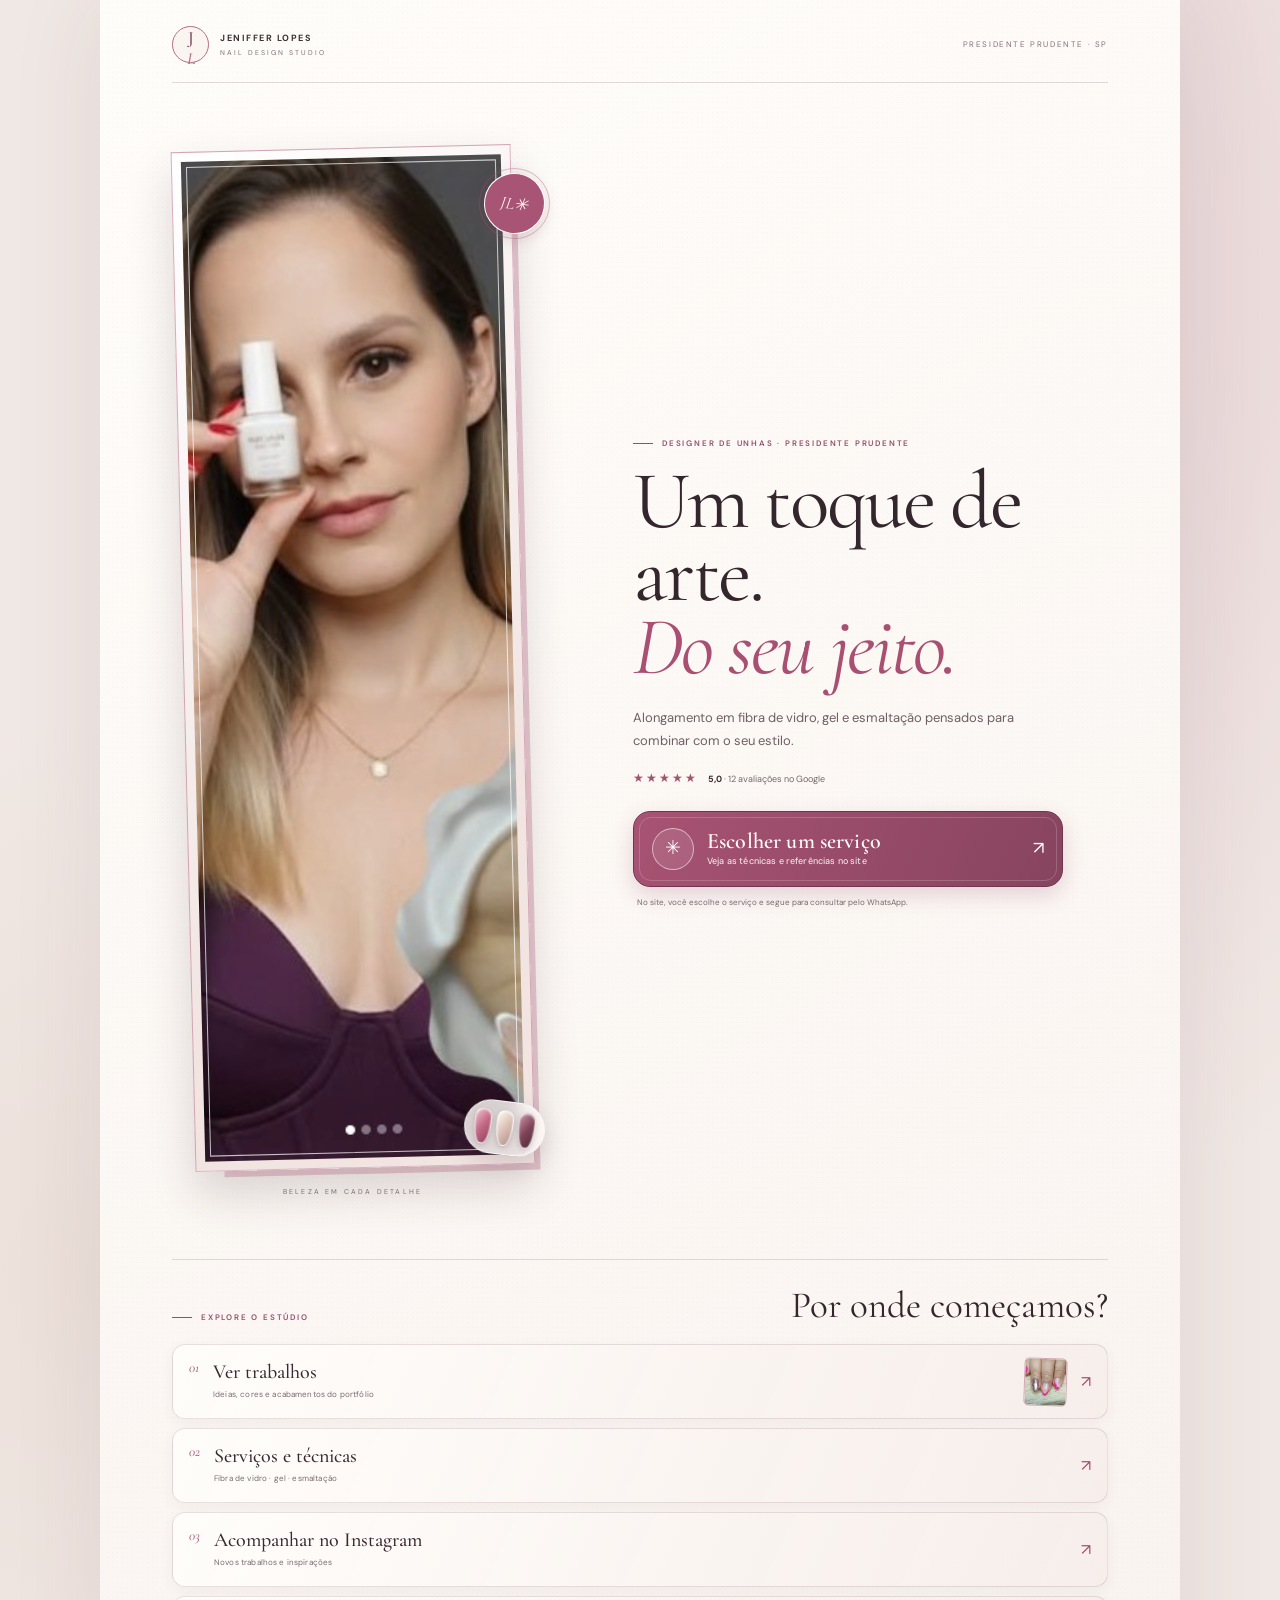
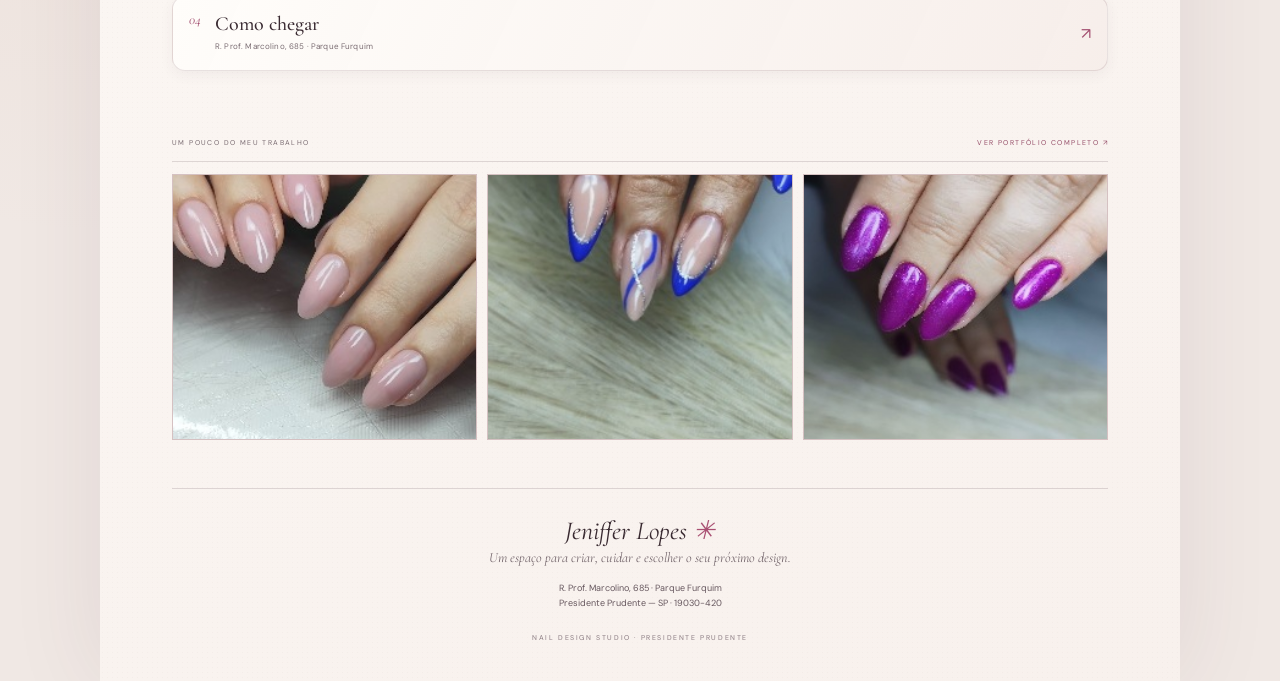
<file: bio.html>
<!doctype html>
<html lang="pt-BR">
<head>
  <meta charset="utf-8">
  <meta name="viewport" content="width=device-width, initial-scale=1, viewport-fit=cover">
  <meta name="theme-color" content="#171416">
  <meta name="description" content="Acesse o portfólio, serviços, endereço e agendamento de Jeniffer Lopes, designer de unhas em Presidente Prudente.">
  <meta property="og:type" content="website">
  <meta property="og:title" content="Jeniffer Lopes · Nail Design Studio">
  <meta property="og:description" content="Seu próximo design começa por aqui. Veja trabalhos, conheça os serviços e fale com Jeniffer.">
  <meta property="og:image" content="assets/jeniffer-editorial.jpg">
  <title>Jeniffer Lopes · Links do estúdio</title>
  <link rel="icon" href="assets/favicon.svg" type="image/svg+xml">
  <link rel="preconnect" href="https://fonts.googleapis.com">
  <link rel="preconnect" href="https://fonts.gstatic.com" crossorigin>
  <link href="https://fonts.googleapis.com/css2?family=Cormorant+Garamond:wght@400;500;600&family=DM+Sans:wght@400;500;600;700&display=swap" rel="stylesheet">
  <link rel="stylesheet" href="bio.css">
</head>
<body>
  <a class="skip" href="#links">Pular para os links</a>
  <main class="bio-page">
    <div class="bio-grain" aria-hidden="true"></div>
    <header class="bio-top"><a href="index.html" class="brand" aria-label="Jeniffer Lopes, site principal"><span class="brand-mark">J<span>L</span></span><span><b>JENIFFER LOPES</b><small>NAIL DESIGN STUDIO</small></span></a><span class="top-location">PRESIDENTE PRUDENTE · SP</span></header>

    <section class="intro" aria-labelledby="bio-title">
      <div class="portrait-wrap">
        <div class="portrait-frame"><img src="assets/jeniffer-editorial.jpg" alt="Jeniffer Lopes, designer de unhas" width="800" height="1000" fetchpriority="high"></div>
        <span class="portrait-stamp" aria-hidden="true">JL<br>✳</span>
        <div class="nail-art" aria-hidden="true"><span class="nail-swatch swatch-rose"><i></i></span><span class="nail-swatch swatch-pearl"><i></i></span><span class="nail-swatch swatch-plum"><i></i></span></div>
        <span class="portrait-caption">BELEZA EM CADA DETALHE</span>
      </div>
      <div class="intro-copy">
        <p class="eyebrow"><i></i> DESIGNER DE UNHAS · PRESIDENTE PRUDENTE</p>
        <h1 id="bio-title">Um toque de arte.<br><em>Do seu jeito.</em></h1>
        <p class="intro-text">Alongamento em fibra de vidro, gel e esmaltação pensados para combinar com o seu estilo.</p>
        <div class="trust-line"><span class="stars" aria-label="5 estrelas">★★★★★</span><span><b>5,0</b> · 12 avaliações no Google</span></div>
        <a class="primary-link" href="index.html#servicos"><span class="primary-icon" aria-hidden="true">✳</span><span><b>Escolher um serviço</b><small>Veja as técnicas e referências no site</small></span><span class="arrow" aria-hidden="true">↗</span></a>
        <p class="response-note">No site, você escolhe o serviço e segue para consultar pelo WhatsApp.</p>
      </div>
    </section>

    <section class="links-section" id="links" aria-labelledby="links-title">
      <div class="section-title"><p class="eyebrow"><i></i> EXPLORE O ESTÚDIO</p><h2 id="links-title">Por onde começamos?</h2></div>
      <div class="link-list">
        <a class="link-card featured" href="index.html#portfolio"><span class="link-index">01</span><span class="link-copy"><b>Ver trabalhos</b><small>Ideias, cores e acabamentos do portfólio</small></span><img src="assets/portfolio-silver.jpg" alt="Unhas em tons rosados com detalhes brilhantes" width="248" height="330" loading="lazy"><span class="link-arrow" aria-hidden="true">↗</span></a>
        <a class="link-card" href="index.html#servicos"><span class="link-index">02</span><span class="link-copy"><b>Serviços e técnicas</b><small>Fibra de vidro · gel · esmaltação</small></span><span class="link-arrow" aria-hidden="true">↗</span></a>
        <a class="link-card" href="https://www.instagram.com/jenifferlopes_designerdeunhas/" target="_blank" rel="noopener noreferrer"><span class="link-index">03</span><span class="link-copy"><b>Acompanhar no Instagram</b><small>Novos trabalhos e inspirações</small></span><span class="link-arrow" aria-hidden="true">↗</span></a>
        <a class="link-card" href="https://maps.google.com/?q=R.+Prof.+Marcolino,+685,+Parque+Furquim,+Presidente+Prudente,+SP,+19030-420" target="_blank" rel="noopener noreferrer"><span class="link-index">04</span><span class="link-copy"><b>Como chegar</b><small>R. Prof. Marcolino, 685 · Parque Furquim</small></span><span class="link-arrow" aria-hidden="true">↗</span></a>
      </div>
    </section>

    <section class="mini-gallery" aria-label="Detalhes do portfólio">
      <div class="gallery-heading"><span>UM POUCO DO MEU TRABALHO</span><a href="index.html#portfolio">VER PORTFÓLIO COMPLETO ↗</a></div>
      <div class="gallery-grid"><a href="index.html#portfolio" aria-label="Ver o portfólio completo"><img src="assets/portfolio-rose.jpg" alt="Unhas rosadas com acabamento brilhante" width="248" height="330" loading="lazy"></a><a href="index.html#portfolio" aria-label="Ver o portfólio completo"><img src="assets/portfolio-art.jpg" alt="Nail art com detalhes delicados" width="248" height="330" loading="lazy"></a><a href="index.html#portfolio" aria-label="Ver o portfólio completo"><img src="assets/portfolio-violet.jpg" alt="Unhas em tom violeta" width="248" height="330" loading="lazy"></a></div>
    </section>

    <footer class="bio-footer"><a href="index.html" class="footer-name">Jeniffer Lopes <span>✳</span></a><p>Um espaço para criar, cuidar e escolher o seu próximo design.</p><a class="footer-address" href="https://maps.google.com/?q=R.+Prof.+Marcolino,+685,+Parque+Furquim,+Presidente+Prudente,+SP,+19030-420" target="_blank" rel="noopener noreferrer">R. Prof. Marcolino, 685 · Parque Furquim<br>Presidente Prudente — SP · 19030-420</a><small>NAIL DESIGN STUDIO · PRESIDENTE PRUDENTE</small></footer>
  </main>
</body>
</html>
</file>
<file: bio.css>
:root{color-scheme:dark;--ink:#171416;--panel:#211a1f;--panel2:#2a2027;--paper:#f7eef3;--muted:#b7a8b0;--rose:#d17a9f;--rose-light:#e9b7ce;--line:rgba(247,238,243,.15);--serif:"Cormorant Garamond",Georgia,serif;--sans:"DM Sans",Arial,sans-serif;--ease:cubic-bezier(.2,.72,.24,1)}
*{box-sizing:border-box}html{scroll-behavior:smooth}body{margin:0;background:radial-gradient(ellipse at 78% 10%,rgba(153,73,111,.12),transparent 35%),var(--ink);color:var(--paper);font:400 15px/1.6 var(--sans);-webkit-font-smoothing:antialiased}a{color:inherit;text-decoration:none}img{display:block;max-width:100%}.skip{position:fixed;z-index:10;top:-60px;left:12px;padding:12px 16px;background:var(--rose-light);color:var(--ink)}.skip:focus{top:12px}.bio-page{position:relative;isolation:isolate;overflow:hidden;max-width:1080px;margin:auto;padding:26px clamp(20px,6vw,72px) 30px}.bio-grain{position:absolute;inset:0;z-index:-1;opacity:.11;pointer-events:none;background-image:radial-gradient(rgba(255,255,255,.25) .5px,transparent .7px);background-size:5px 5px}.bio-top{display:flex;align-items:center;justify-content:space-between;border-bottom:1px solid var(--line);padding-bottom:19px}.brand{display:flex;align-items:center;gap:11px}.brand-mark{width:37px;height:37px;border:1px solid var(--rose);border-radius:50%;display:grid;place-items:center;color:var(--rose-light);font:500 17px var(--serif);letter-spacing:-4px;padding-right:4px}.brand-mark span{color:var(--rose);font-style:italic}.brand b,.brand small{display:block}.brand b{font-size:9px;letter-spacing:1.5px}.brand small{font-size:7px;letter-spacing:2px;color:var(--rose-light);margin-top:2px}.top-location{font-size:8px;letter-spacing:1.6px;color:#c7b8bf}.intro{display:grid;grid-template-columns:minmax(230px,.76fr) 1fr;align-items:center;gap:clamp(35px,8vw,100px);padding:65px 0 62px}.portrait-wrap{position:relative;width:min(100%,340px);justify-self:center}.portrait-frame{position:relative;padding:9px;border:1px solid rgba(233,183,206,.55);background:linear-gradient(140deg,#3b2933,#171416 70%);box-shadow:18px 20px 0 -12px rgba(209,122,159,.28),0 22px 55px rgba(0,0,0,.4);transform:rotate(-2deg)}.portrait-frame:before{content:"";position:absolute;inset:14px;border:1px solid rgba(255,255,255,.24);pointer-events:none;z-index:1}.portrait-frame img{width:100%;aspect-ratio:4/5;object-fit:cover;object-position:center 32%;filter:saturate(.86)}.portrait-stamp{position:absolute;right:-22px;top:25px;width:61px;height:61px;border-radius:50%;display:grid;place-content:center;text-align:center;border:1px solid var(--rose-light);outline:1px solid rgba(233,183,206,.45);outline-offset:4px;background:#241a20;color:var(--rose-light);font:italic 17px/1 var(--serif);transform:rotate(9deg)}.portrait-stamp br{display:none}.portrait-caption{display:block;margin-top:18px;text-align:center;font-size:7px;letter-spacing:2.2px;color:#a99aa2}.intro-copy{max-width:520px}.eyebrow{display:flex;align-items:center;gap:9px;margin:0 0 15px;color:var(--rose-light);font-size:8px;letter-spacing:1.8px;font-weight:600}.eyebrow i{display:inline-block;width:20px;height:1px;background:currentColor}.intro h1{margin:0;color:var(--paper);font:400 clamp(47px,7.1vw,82px)/.89 var(--serif);letter-spacing:-2.2px}.intro h1 em{color:var(--rose-light);font-weight:400}.intro-text{max-width:400px;margin:22px 0 17px;color:#c9bbc2;font-size:13px;line-height:1.8}.trust-line{display:flex;align-items:center;gap:10px;margin-bottom:22px;color:#cfc2c8;font-size:9px}.trust-line b{color:var(--paper)}.stars{color:var(--rose-light);letter-spacing:2px;font-size:12px}.primary-link{position:relative;isolation:isolate;overflow:hidden;display:flex;align-items:center;gap:13px;width:min(100%,390px);min-height:65px;padding:11px 16px;background:linear-gradient(110deg,#d58aa8,#bc6b8e);border:1px solid #e8bbce;border-radius:14px;color:#21151b;box-shadow:0 9px 28px rgba(181,83,127,.19);transition:transform .28s var(--ease),box-shadow .28s,filter .28s}.primary-link:before{content:"";position:absolute;z-index:-1;top:-30%;bottom:-30%;left:-45%;width:30%;background:linear-gradient(100deg,transparent,rgba(255,255,255,.5),transparent);transform:skewX(-20deg);transition:left .65s var(--ease)}.primary-link:hover{transform:translateY(-3px);box-shadow:0 14px 34px rgba(181,83,127,.3);filter:saturate(1.06)}.primary-link:hover:before{left:130%}.primary-icon{display:grid;place-items:center;width:36px;height:36px;border:1px solid rgba(44,20,32,.28);border-radius:50%;font-size:17px}.primary-link b,.primary-link small{display:block}.primary-link b{font-size:11px}.primary-link small{font-size:8px;opacity:.77;margin-top:2px}.primary-link .arrow{margin-left:auto;font-size:15px;transition:transform .25s}.primary-link:hover .arrow{transform:translate(2px,-2px)}.response-note{margin:9px 0 0 4px;font-size:8px;color:#a99aa2}.links-section{padding:27px 0 53px;border-top:1px solid var(--line)}.section-title{display:flex;align-items:end;justify-content:space-between;gap:15px;margin-bottom:20px}.section-title .eyebrow{margin:0}.section-title h2{margin:0;font:400 clamp(25px,4vw,37px)/1 var(--serif);color:#f1e6ec}.link-list{display:grid;gap:9px}.link-card{position:relative;display:flex;align-items:center;gap:14px;min-height:75px;padding:12px 16px;border:1px solid var(--line);border-radius:13px;background:linear-gradient(110deg,rgba(43,33,40,.92),rgba(29,24,28,.92));transition:transform .25s var(--ease),border-color .25s,background .25s,box-shadow .25s}.link-card:hover{transform:translateY(-2px);border-color:rgba(233,183,206,.56);background:linear-gradient(110deg,rgba(62,39,53,.95),rgba(35,27,32,.95));box-shadow:0 9px 25px rgba(0,0,0,.2)}.link-index{align-self:flex-start;padding-top:2px;color:var(--rose-light);font:italic 14px var(--serif)}.link-copy{min-width:0;display:flex;flex:1;flex-direction:column}.link-copy b{font:500 20px/1.05 var(--serif);color:var(--paper)}.link-copy small{margin-top:5px;color:#b8a9b1;font-size:8px;letter-spacing:.15px}.link-card>img{width:43px;height:48px;object-fit:cover;border:1px solid rgba(233,183,206,.6);border-radius:5px;transform:rotate(2deg)}.link-arrow{color:var(--rose-light);font-size:16px;transition:transform .25s}.link-card:hover .link-arrow{transform:translate(3px,-2px)}.mini-gallery{padding:0 0 48px}.gallery-heading{display:flex;justify-content:space-between;align-items:center;gap:10px;padding:13px 0;border-bottom:1px solid var(--line);color:#baaab2;font-size:7px;letter-spacing:1.4px}.gallery-heading a{color:var(--rose-light);transition:color .2s}.gallery-heading a:hover{color:white}.gallery-grid{display:grid;grid-template-columns:repeat(3,1fr);gap:10px;margin-top:12px}.gallery-grid a{position:relative;overflow:hidden;aspect-ratio:1.15;border:1px solid rgba(233,183,206,.25);background:var(--panel)}.gallery-grid a:after{content:"✳";position:absolute;right:8px;bottom:4px;color:white;text-shadow:0 1px 8px #000;font-size:13px;opacity:0;transform:translateY(4px);transition:opacity .25s,transform .25s}.gallery-grid a:hover:after{opacity:1;transform:none}.gallery-grid img{width:100%;height:100%;object-fit:cover;filter:saturate(.88);transition:transform .5s var(--ease),filter .4s}.gallery-grid a:hover img{transform:scale(1.055);filter:saturate(1.05)}.bio-footer{text-align:center;border-top:1px solid var(--line);padding:26px 0 8px}.footer-name{font:italic 26px var(--serif);color:#f4e8ee}.footer-name span{color:var(--rose)}.bio-footer p{margin:3px 0 15px;color:#b7a8b0;font:italic 14px var(--serif)}.footer-address{display:inline-block;color:#d6c4cd;font-size:9px;line-height:1.7;transition:color .2s}.footer-address:hover{color:var(--rose-light)}.bio-footer>small{display:block;margin-top:19px;color:#867780;font-size:7px;letter-spacing:1.6px}.primary-link:focus-visible,.link-card:focus-visible,.gallery-heading a:focus-visible,.footer-address:focus-visible,.brand:focus-visible{outline:2px solid var(--rose-light);outline-offset:4px}
@media(max-width:680px){.bio-page{padding:18px 20px 24px}.bio-top{padding-bottom:14px}.top-location{font-size:7px;letter-spacing:1px}.intro{grid-template-columns:minmax(0,1fr);gap:28px;padding:39px 0 40px}.portrait-wrap{width:min(66%,245px)}.portrait-frame{padding:7px;box-shadow:12px 15px 0 -10px rgba(209,122,159,.3),0 18px 42px rgba(0,0,0,.35)}.portrait-frame:before{inset:11px}.portrait-stamp{width:51px;height:51px;right:-18px;font-size:15px}.portrait-caption{margin-top:13px;font-size:6px}.intro-copy{text-align:center;margin-inline:auto}.eyebrow{justify-content:center;font-size:7px;letter-spacing:1.4px}.intro h1{font-size:clamp(49px,14vw,70px)}.intro-text{margin:15px auto 13px;font-size:12px}.trust-line{justify-content:center;margin-bottom:18px}.primary-link{margin-inline:auto;text-align:left}.response-note{font-size:7px}.links-section{padding:23px 0 38px}.section-title{display:block}.section-title .eyebrow{justify-content:flex-start;margin-bottom:10px}.section-title h2{font-size:32px}.link-list{gap:8px}.link-card{min-height:72px;padding:10px 12px;gap:11px}.link-copy b{font-size:18px}.link-copy small{font-size:7px}.link-card>img{width:38px;height:43px}.mini-gallery{padding-bottom:36px}.gallery-heading{font-size:6px;letter-spacing:.9px}.gallery-grid{gap:7px}.gallery-grid a{aspect-ratio:.9}.bio-footer{padding-top:22px}.bio-footer p{font-size:13px}}
@media(max-width:360px){.bio-page{padding-inline:15px}.top-location{font-size:6px}.intro h1{font-size:46px}.link-copy b{font-size:17px}.link-card{gap:8px;padding-inline:9px}}
@media(prefers-reduced-motion:reduce){html{scroll-behavior:auto}*,*:before,*:after{animation-duration:.01ms!important;animation-iteration-count:1!important;scroll-behavior:auto!important;transition-duration:.01ms!important}}

/* Editorial bio: a lighter companion to the dark main site. */
:root{color-scheme:light;--ink:#f2ebe7;--panel:#fffdfa;--panel2:#f3e9e7;--paper:#34262d;--muted:#786a70;--rose:#a94f72;--rose-light:#a94f72;--line:rgba(71,44,55,.16)}
body{background:radial-gradient(ellipse at 82% 12%,rgba(189,111,139,.18),transparent 34%),radial-gradient(ellipse at 8% 56%,rgba(211,175,153,.14),transparent 31%),#f0e8e4;color:var(--paper)}
.bio-page{background:linear-gradient(155deg,rgba(255,253,250,.98),rgba(248,241,237,.98));box-shadow:0 0 90px rgba(79,47,61,.09);min-height:100vh}
.bio-grain{opacity:.18;background-image:radial-gradient(rgba(83,52,65,.18) .5px,transparent .7px)}
.bio-top{border-color:var(--line)}
.brand-mark{border-color:#b76d85;color:#754257;background:#fbf5f2}
.brand-mark span{color:#b76d85}
.brand b{color:#3d3035}
.brand small,.top-location,.portrait-caption{color:#817178}
.portrait-frame{border-color:rgba(169,79,114,.43);background:linear-gradient(140deg,#fff,#f1e4e1 70%);box-shadow:17px 18px 0 -12px rgba(169,79,114,.29),0 22px 46px rgba(61,39,48,.18);transform:rotate(-1.4deg)}
.portrait-frame:before{border-color:rgba(255,255,255,.72)}
.portrait-frame img{filter:saturate(.93)}
.portrait-stamp{border-color:#fff;outline-color:rgba(169,79,114,.35);background:#a85474;color:#fff8f5;box-shadow:0 5px 18px rgba(100,49,69,.2)}
.eyebrow,.section-title .eyebrow{color:#92506a}
.intro h1,.section-title h2{color:#34262d}
.intro h1 em{color:#a94f72}
.intro-text{color:#6e6066}
.trust-line{color:#74666c}.trust-line b{color:#3c2c33}.stars{color:#9f5570}
.primary-link{background:linear-gradient(115deg,#a85373,#87445f);border-color:#71364f;color:#fffaf7;box-shadow:0 8px 21px rgba(134,61,91,.2)}
.primary-link:hover{box-shadow:0 13px 28px rgba(134,61,91,.28);filter:saturate(1.08)}
.primary-icon{border-color:rgba(255,255,255,.54);color:#fff}
.primary-link small{color:#fff;opacity:.84}
.response-note{color:#786a70}
.links-section,.bio-footer{border-color:var(--line)}
.link-card{border-color:rgba(99,62,77,.15);background:linear-gradient(115deg,rgba(255,253,250,.97),rgba(246,237,233,.94));box-shadow:0 4px 14px rgba(80,53,64,.055)}
.link-card:hover{border-color:rgba(169,79,114,.48);background:linear-gradient(115deg,#fffdfb,#f4e6e8);box-shadow:0 9px 22px rgba(103,62,79,.12)}
.link-index,.link-arrow{color:#a34f70}
.link-copy b{color:#392a31}.link-copy small{color:#796b71}
.link-card>img{border-color:rgba(169,79,114,.45)}
.gallery-heading{border-color:var(--line);color:#796b71}.gallery-heading a{color:#954d68}.gallery-heading a:hover{color:#542f40}
.gallery-grid a{border-color:rgba(126,77,96,.22);background:#ede1de}
.gallery-grid img{filter:saturate(.93)}
.gallery-grid a:hover img{filter:saturate(1.08)}
.footer-name{color:#392a31}.footer-name span{color:#a94f72}
.bio-footer p{color:#76686e}.footer-address{color:#66575e}.footer-address:hover{color:#9c4969}.bio-footer>small{color:#897a80}
.primary-link:focus-visible,.link-card:focus-visible,.gallery-heading a:focus-visible,.footer-address:focus-visible,.brand:focus-visible{outline-color:#8e4562}
.nail-art{position:absolute;z-index:3;right:-22px;bottom:42px;display:flex;align-items:center;gap:5px;padding:8px 9px;border:1px solid rgba(255,255,255,.8);border-radius:30px;background:rgba(255,251,248,.82);box-shadow:0 8px 21px rgba(72,46,55,.17);transform:rotate(7deg);backdrop-filter:blur(8px)}
.nail-swatch{position:relative;display:block;width:17px;height:36px;overflow:hidden;border:1px solid rgba(255,255,255,.75);border-radius:55% 55% 48% 48% / 27% 27% 73% 73%;box-shadow:0 2px 5px rgba(53,31,41,.18),inset 0 1px 2px rgba(255,255,255,.7)}
.swatch-rose{background:linear-gradient(125deg,#f1c2cf 0%,#c56d89 47%,#8e3e5b 100%)}.swatch-pearl{background:linear-gradient(125deg,#fffdf2 0%,#ddc4b9 48%,#b28d89 100%)}.swatch-plum{background:linear-gradient(125deg,#c995a7 0%,#804358 52%,#482b3a 100%)}
.nail-swatch i{position:absolute;inset:-15% auto -15% -65%;width:48%;background:linear-gradient(90deg,transparent,rgba(255,255,255,.82),transparent);transform:rotate(13deg);animation:polishGlint 5.6s ease-in-out infinite}
.swatch-pearl i{animation-delay:1.35s}.swatch-plum i{animation-delay:2.7s}
@keyframes polishGlint{0%,18%{left:-65%;opacity:0}26%{opacity:.8}53%,100%{left:135%;opacity:0}}
@keyframes editorialSettle{from{transform:translateY(13px)}to{transform:translateY(0)}}
.intro-copy{animation:editorialSettle .8s var(--ease) both}.portrait-wrap{animation:editorialSettle .9s .08s var(--ease) both}.link-card{transition:transform .3s var(--ease),border-color .25s,background .25s,box-shadow .3s var(--ease)}
.link-card:hover{transform:translateY(-3px) scale(1.006)}.link-card:active,.primary-link:active{transform:translateY(0) scale(.985)}
.link-card:before{content:"";position:absolute;left:0;top:15px;bottom:15px;width:2px;border-radius:2px;background:#a94f72;transform:scaleY(0);transform-origin:center;transition:transform .28s var(--ease)}.link-card:hover:before,.link-card:focus-visible:before{transform:scaleY(1)}
.link-card>img{transition:transform .35s var(--ease),box-shadow .3s}.link-card:hover>img{transform:rotate(-3deg) scale(1.07);box-shadow:0 5px 13px rgba(91,48,66,.18)}
.gallery-grid a{transition:transform .35s var(--ease),box-shadow .35s,border-color .25s}.gallery-grid a:hover{transform:translateY(-4px);border-color:rgba(169,79,114,.5);box-shadow:0 10px 21px rgba(77,48,60,.16)}
.gallery-grid a:active{transform:scale(.98)}
@media(max-width:680px){.bio-page{box-shadow:none}.nail-art{right:-12px;bottom:39px;gap:4px;padding:7px}.nail-swatch{width:14px;height:30px}.portrait-stamp{background:#a85474}.intro-copy{animation-delay:.04s}.link-card:hover{transform:translateY(-2px)}}
@media(prefers-reduced-motion:reduce){.intro-copy,.portrait-wrap{animation:none}.nail-swatch i{animation:none;display:none}.link-card:hover,.gallery-grid a:hover,.primary-link:hover{transform:none}}

/* Bio CTA: mais legível e presente, com brilho contido. */
.primary-link{width:min(100%,430px);min-height:76px;padding:13px 18px;border-radius:17px;box-shadow:0 8px 22px rgba(134,61,91,.2),0 0 0 0 rgba(169,79,114,0);animation:ctaHalo 4.8s ease-in-out infinite}
.primary-link:after{content:"";position:absolute;inset:5px;border:1px solid rgba(255,250,247,.19);border-radius:12px;pointer-events:none}
.primary-link b{font:600 22px/1 "Cormorant Garamond",Georgia,serif;letter-spacing:.15px}
.primary-link small{margin-top:4px;font:500 9px/1.3 "DM Sans",Arial,sans-serif;letter-spacing:.15px}
.primary-icon{width:42px;height:42px;font-size:19px;background:rgba(255,255,255,.1);animation:ctaSparkle 18s linear infinite}
.primary-link .arrow{font-size:18px}
.primary-link:hover{box-shadow:0 12px 28px rgba(134,61,91,.27),0 0 18px rgba(169,79,114,.2);animation:none}
.primary-link:focus-visible{box-shadow:0 0 0 4px rgba(169,79,114,.16),0 8px 22px rgba(134,61,91,.2)}
@keyframes ctaHalo{0%,100%{box-shadow:0 8px 22px rgba(134,61,91,.18),0 0 0 0 rgba(169,79,114,0)}50%{box-shadow:0 9px 23px rgba(134,61,91,.22),0 0 15px 1px rgba(169,79,114,.12)}}
@keyframes ctaSparkle{to{transform:rotate(360deg)}}
@media(max-width:680px){.primary-link{min-height:74px;padding:12px 15px}.primary-link b{font-size:21px}.primary-icon{width:40px;height:40px}}
@media(prefers-reduced-motion:reduce){.primary-link,.primary-icon{animation:none}}

/* Mobile readability and tap areas; preserve the editorial palette and font families. */
@media(min-width:681px) and (max-width:760px){.bio-page{padding-inline:clamp(18px,4vw,32px)}}
@media(max-width:680px){
  .top-location{font-size:9px;letter-spacing:.08em}
  .brand small{font-size:9px;letter-spacing:1.5px}
  .portrait-caption{font-size:9px;letter-spacing:1.4px}
  .eyebrow{font-size:9px;letter-spacing:1.1px}
  .intro-text{font-size:14px;line-height:1.65}
  .trust-line{font-size:11px;flex-wrap:wrap}
  .response-note{font-size:10px;line-height:1.5}
  .link-copy small{font-size:11px;line-height:1.4}
  .gallery-heading{font-size:9px;letter-spacing:.06em}
  .gallery-heading a{display:inline-flex;align-items:center;min-height:44px;padding-block:8px}
  .footer-address{display:inline-flex;align-items:center;justify-content:center;min-height:44px;padding:6px;font-size:11px;line-height:1.5}
  .bio-footer>small{font-size:9px;letter-spacing:1.1px}
}
</file>
